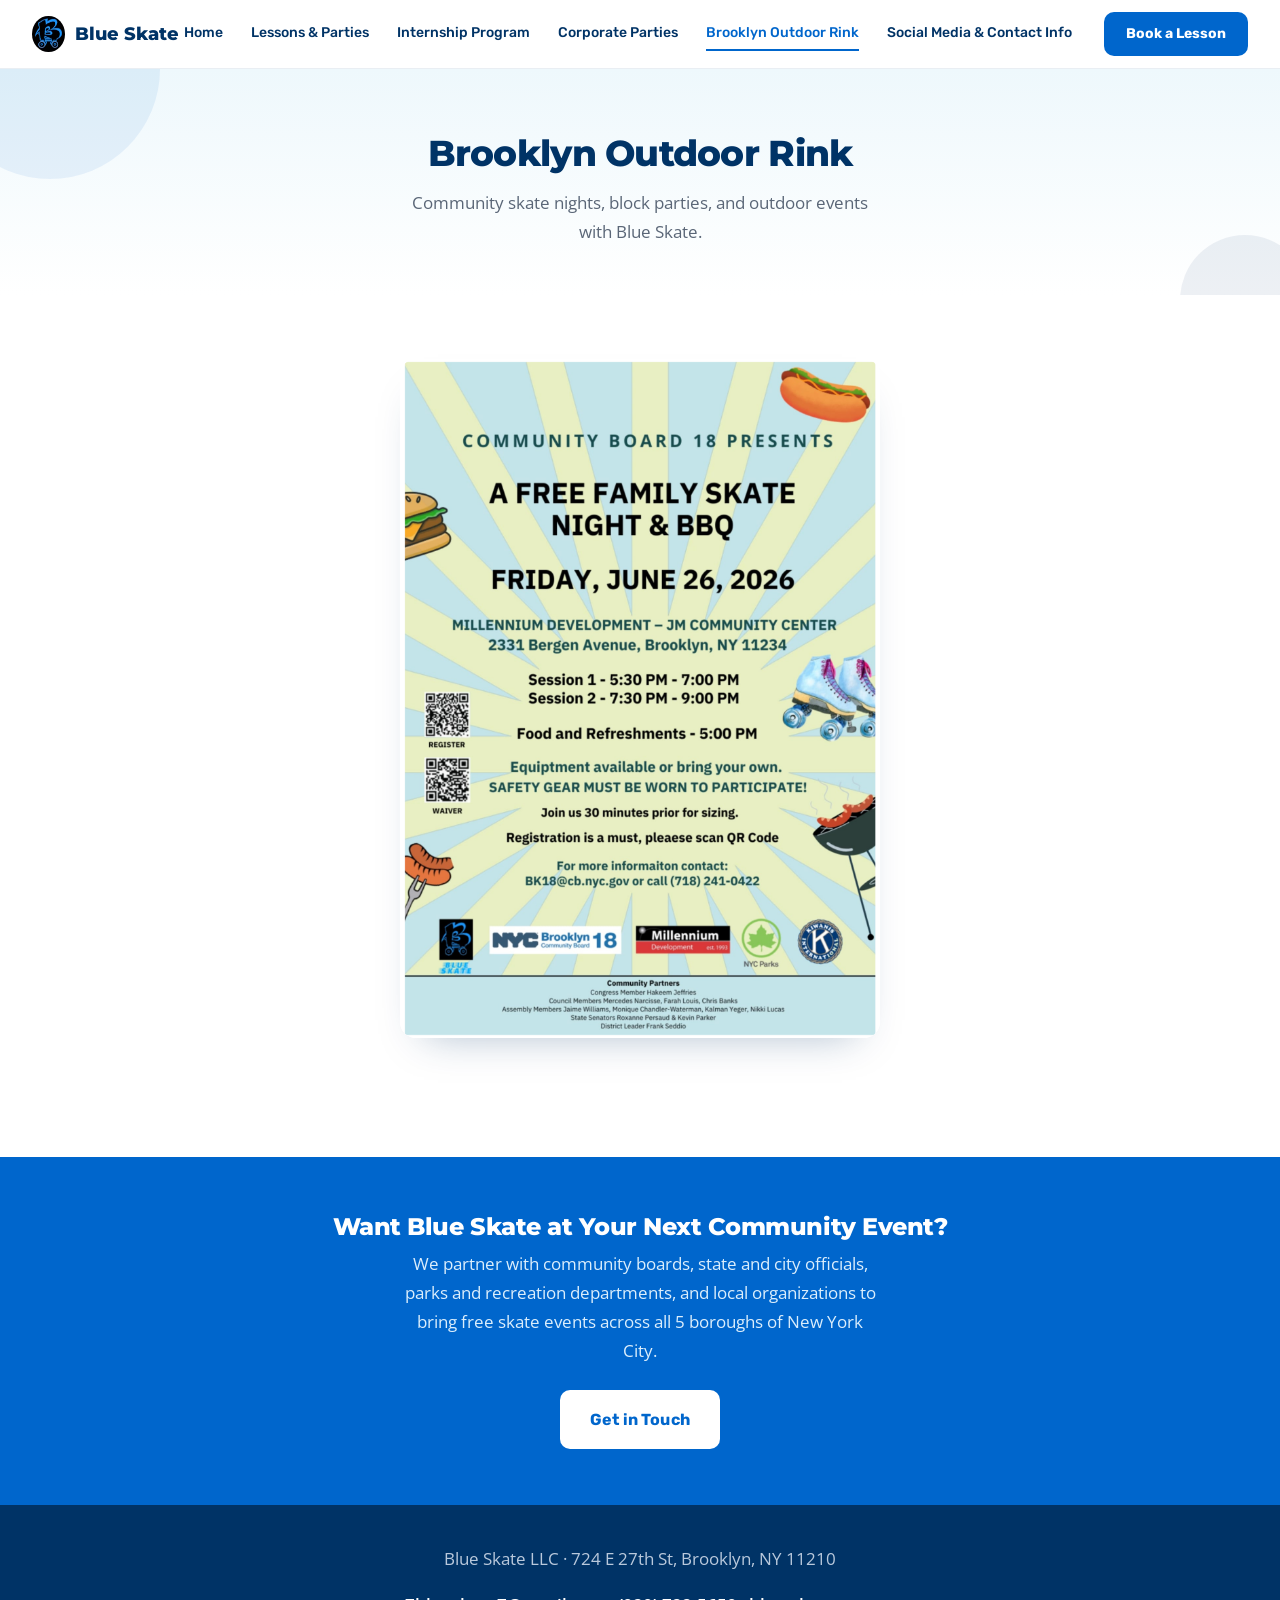
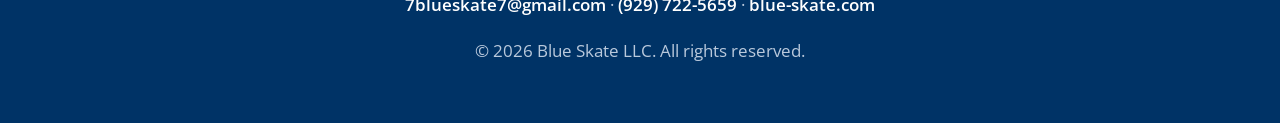
<file: brooklyn-outdoor-rink.html>
<!doctype html>
<html lang="en">
<head>
  <meta charset="utf-8" />
  <meta name="viewport" content="width=device-width, initial-scale=1" />
  <title>Brooklyn Outdoor Rink | Blue Skate</title>
  <meta name="description" content="Free Family Skate Night & BBQ presented by Community Board 18 — Blue Skate's Brooklyn Outdoor Rink community event." />
  <link rel="preconnect" href="https://fonts.googleapis.com" />
  <link rel="preconnect" href="https://fonts.gstatic.com" crossorigin />
  <link href="https://fonts.googleapis.com/css2?family=Montserrat:wght@700;800&family=Open+Sans:wght@400;600&family=Rubik:wght@500&display=swap" rel="stylesheet" />
  <link rel="stylesheet" href="blueskate.css" />
</head>
<body>

<header class="topnav">
  <div class="brand">
    <img src="images/BlueSkateIcon.jpg" alt="Blue Skate logo" class="nav-logo" />
    <span class="brand-name">Blue Skate</span>
  </div>
  <button class="nav-toggle" id="navToggle" aria-label="Toggle navigation" aria-expanded="false">
    <span></span><span></span><span></span>
  </button>
  <ul class="nav-links" id="navLinks">
    <li><a href="index.html">Home</a></li>
    <li><a href="lessons.html">Lessons & Parties</a></li>
    <li><a href="internship-program.html">Internship Program</a></li>
    <li><a href="corporate.html">Corporate Parties</a></li>
    <li><a href="brooklyn-outdoor-rink.html" class="active">Brooklyn Outdoor Rink</a></li>
    <li><a href="contact.html">Social Media & Contact Info</a></li>
    <li class="nav-cta"><a href="contact.html">Book a Lesson</a></li>
  </ul>
</header>

<div class="page-title">
  <h1>Brooklyn Outdoor Rink</h1>
  <p>Community skate nights, block parties, and outdoor events with Blue Skate.</p>
</div>

<main>
  <section class="band" style="background:var(--white); padding-top:0;">
    <div class="band-inner" style="text-align:center;">
      <img src="images/brooklyn-outdoor-rink-flyer.png" alt="A Free Family Skate Night & BBQ — Community Board 18 event flyer, Friday June 26 2026, Millennium Development JM Community Center, 2331 Bergen Avenue Brooklyn NY 11234" class="event-flyer-image reveal" />
    </div>
  </section>
</main>

<section class="band band-accent">
  <div class="band-inner reveal" style="text-align:center;">
    <h2>Want Blue Skate at Your Next Community Event?</h2>
    <p style="color:#dbeefc; max-width:480px; margin:0 auto 24px;">We partner with community boards, state and city officials, parks and recreation departments, and local organizations to bring free skate events across all 5 boroughs of New York City.</p>
    <a class="btn btn-on-color" href="contact.html">Get in Touch</a>
  </div>
</section>

<footer class="site-footer">
  <p>Blue Skate LLC &middot; 724 E 27th St, Brooklyn, NY 11210</p>
  <p><a href="mailto:7blueskate7@gmail.com">7blueskate7@gmail.com</a> &middot; <a href="tel:929-722-5659">(929) 722-5659</a> &middot; <a href="https://blue-skate.com/">blue-skate.com</a></p>
  <p>&copy; 2026 Blue Skate LLC. All rights reserved.</p>
</footer>

<script>
  (function () {
    var toggle = document.getElementById('navToggle');
    var links = document.getElementById('navLinks');
    toggle.addEventListener('click', function () {
      var isOpen = links.classList.toggle('open');
      toggle.setAttribute('aria-expanded', isOpen);
    });
  })();
</script>
<script src="js/reveal.js" defer></script>
</body>
</html>
</file>
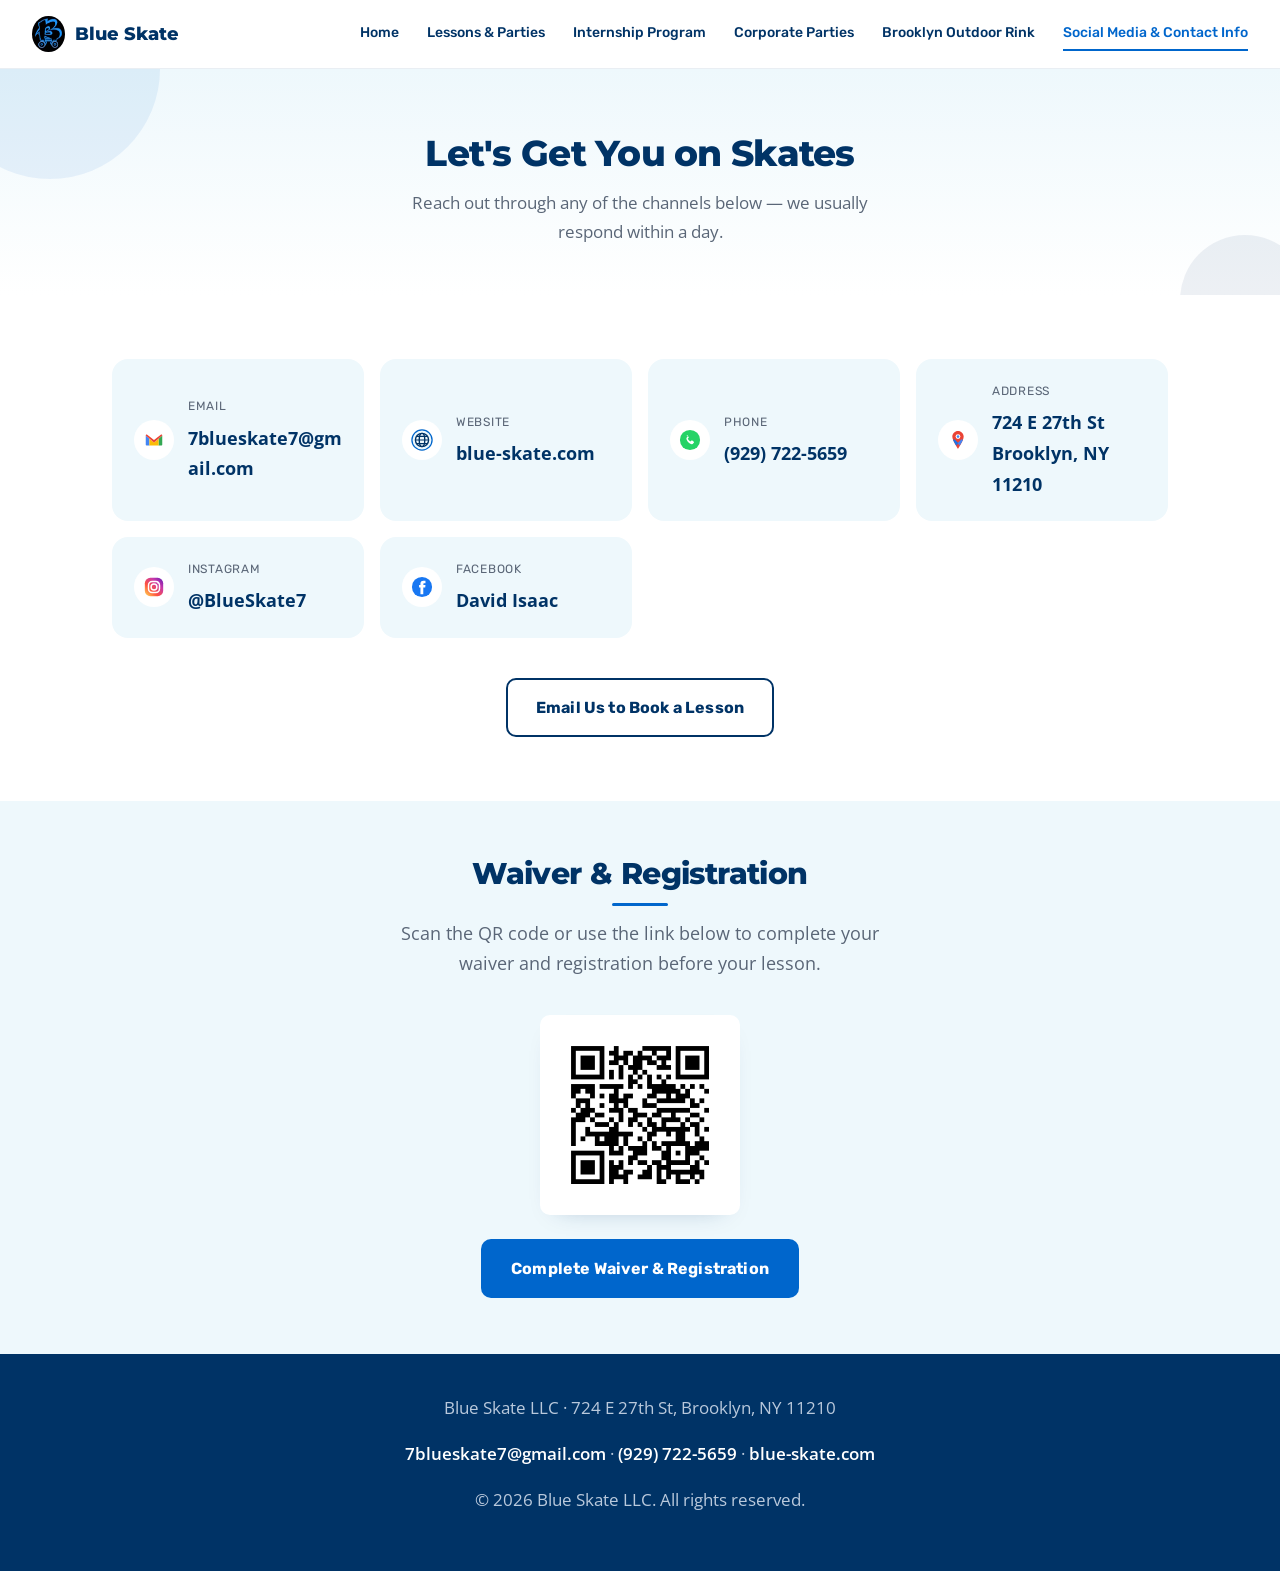
<file: contact.html>
<!doctype html>
<html lang="en">
<head>
  <meta charset="utf-8" />
  <meta name="viewport" content="width=device-width, initial-scale=1" />
  <title>Contact & Social Media | Blue Skate</title>
  <meta name="description" content="Get in touch with Blue Skate LLC — Instagram, Facebook, email, phone, and location." />
  <link rel="preconnect" href="https://fonts.googleapis.com" />
  <link rel="preconnect" href="https://fonts.gstatic.com" crossorigin />
  <link href="https://fonts.googleapis.com/css2?family=Montserrat:wght@700;800&family=Open+Sans:wght@400;600&family=Rubik:wght@500&display=swap" rel="stylesheet" />
  <link rel="stylesheet" href="blueskate.css" />
</head>
<body>

<header class="topnav">
  <div class="brand">
    <img src="images/BlueSkateIcon.jpg" alt="Blue Skate logo" class="nav-logo" />
    <span class="brand-name">Blue Skate</span>
  </div>
  <button class="nav-toggle" id="navToggle" aria-label="Toggle navigation" aria-expanded="false">
    <span></span><span></span><span></span>
  </button>
  <ul class="nav-links" id="navLinks">
    <li><a href="index.html">Home</a></li>
    <li><a href="lessons.html">Lessons & Parties</a></li>
    <li><a href="internship-program.html">Internship Program</a></li>
    <li><a href="corporate.html">Corporate Parties</a></li>
    <li><a href="brooklyn-outdoor-rink.html">Brooklyn Outdoor Rink</a></li>
    <li><a href="contact.html" class="active">Social Media & Contact Info</a></li>
  </ul>
</header>

<div class="page-title">
  <h1>Let's Get You on Skates</h1>
  <p>Reach out through any of the channels below — we usually respond within a day.</p>
</div>

<main>
  <div class="contact-grid">
    <div class="contact-card contact-card-social reveal">
      <span class="contact-icon" aria-hidden="true">
        <svg viewBox="0 0 24 24" xmlns="http://www.w3.org/2000/svg">
          <rect x="2.2" y="5.5" width="19.6" height="13" rx="1.8" fill="#fff" />
          <path d="M3 7L3 17.2C3 17.6 3.3 18 3.8 18H7V10.6L3 7Z" fill="#4285F4" />
          <path d="M21 7L21 17.2C21 17.6 20.7 18 20.2 18H17V10.6L21 7Z" fill="#34A853" />
          <path d="M7 10.6V18H17V10.6L12 14.6L7 10.6Z" fill="#FBBC05" />
          <path d="M3 7C3 6.2 3.9 5.7 4.6 6.2L12 12L19.4 6.2C20.1 5.7 21 6.2 21 7L12 14.6L3 7Z" fill="#EA4335" />
        </svg>
      </span>
      <div>
        <span class="label">Email</span>
        <a class="value" href="mailto:7blueskate7@gmail.com">7blueskate7@gmail.com</a>
      </div>
    </div>
    <div class="contact-card contact-card-social reveal reveal-d2">
      <span class="contact-icon" aria-hidden="true">
        <svg viewBox="0 0 24 24" fill="none" xmlns="http://www.w3.org/2000/svg">
          <circle cx="12" cy="12" r="11" fill="#eef8fc" stroke="#0066CC" stroke-width="1.4" />
          <circle cx="12" cy="12" r="7.2" stroke="#003366" stroke-width="1.5" fill="none" />
          <ellipse cx="12" cy="12" rx="3" ry="7.2" stroke="#003366" stroke-width="1.5" fill="none" />
          <path d="M5 12h14M6.2 8h11.6M6.2 16h11.6" stroke="#003366" stroke-width="1.3" />
        </svg>
      </span>
      <div>
        <span class="label">Website</span>
        <a class="value" href="https://blue-skate.com/">blue-skate.com</a>
      </div>
    </div>
    <div class="contact-card contact-card-social reveal reveal-d3">
      <span class="contact-icon" aria-hidden="true">
        <svg viewBox="0 0 24 24" xmlns="http://www.w3.org/2000/svg">
          <circle cx="12" cy="12" r="11" fill="#25D366" />
          <path d="M8.3 6.8c.3-.2.7-.2.9.1l1.3 1.7c.2.3.2.6 0 .9l-1 1.2c.6 1.3 1.6 2.3 2.9 2.9l1.2-1c.3-.2.6-.2.9 0l1.7 1.3c.3.2.3.6.1.9l-1.1 1.3c-.3.3-.7.5-1.2.4-2.7-.4-5.5-3.2-5.9-5.9-.1-.5.1-.9.4-1.2l1.1-1.1z" fill="#fff" />
        </svg>
      </span>
      <div>
        <span class="label">Phone</span>
        <a class="value" href="tel:929-722-5659">(929) 722-5659</a>
      </div>
    </div>
    <div class="contact-card contact-card-social reveal">
      <span class="contact-icon" aria-hidden="true">
        <svg viewBox="0 0 24 24" xmlns="http://www.w3.org/2000/svg">
          <path d="M12 2.2c-3.4 0-6.2 2.7-6.2 6.1 0 4.6 6.2 13.5 6.2 13.5s6.2-8.9 6.2-13.5c0-3.4-2.8-6.1-6.2-6.1z" fill="#EA4335" />
          <path d="M6.7 12.3c.9 1.9 2.4 4.2 3.6 6 .6-.9 1.3-1.9 1.9-3l-4.4-4.3-1.1 1.3z" fill="#1A73E8" />
          <path d="M17.3 12.3l-1.1-1.3-4.4 4.3c.7 1.1 1.3 2.1 1.9 3 1.2-1.8 2.7-4.1 3.6-6z" fill="#4285F4" />
          <circle cx="12" cy="8.3" r="2.6" fill="#fff" />
          <circle cx="12" cy="8.3" r="1.4" fill="#4285F4" />
        </svg>
      </span>
      <div>
        <span class="label">Address</span>
        <a class="value" href="https://www.google.com/maps/search/?api=1&query=724+E+27th+St%2C+Brooklyn%2C+NY+11210">724 E 27th St<br />Brooklyn, NY 11210</a>
      </div>
    </div>
    <div class="contact-card contact-card-social reveal reveal-d2">
      <span class="contact-icon" aria-hidden="true">
        <svg viewBox="0 0 24 24" fill="none" xmlns="http://www.w3.org/2000/svg">
          <defs>
            <linearGradient id="igGrad" x1="0%" y1="100%" x2="100%" y2="0%">
              <stop offset="0%" stop-color="#FFDD55" />
              <stop offset="35%" stop-color="#FF543E" />
              <stop offset="70%" stop-color="#C837AB" />
              <stop offset="100%" stop-color="#5F1CB3" />
            </linearGradient>
          </defs>
          <rect x="2" y="2" width="20" height="20" rx="6" fill="url(#igGrad)" />
          <rect x="6" y="6" width="12" height="12" rx="4" stroke="#fff" stroke-width="1.6" fill="none" />
          <circle cx="12" cy="12" r="3.2" stroke="#fff" stroke-width="1.6" fill="none" />
          <circle cx="16.6" cy="7.4" r="1" fill="#fff" />
        </svg>
      </span>
      <div>
        <span class="label">Instagram</span>
        <a class="value" href="https://www.instagram.com/blueskate7/">@BlueSkate7</a>
      </div>
    </div>
    <div class="contact-card contact-card-social reveal reveal-d3">
      <span class="contact-icon" aria-hidden="true">
        <svg viewBox="0 0 24 24" xmlns="http://www.w3.org/2000/svg">
          <circle cx="12" cy="12" r="11" fill="#1877F2" />
          <path d="M15.5 12.5h-2.1V20h-3.1v-7.5H8.8v-2.6h1.5V8.3c0-1.5.9-3 3.3-3h2.2v2.5h-1.6c-.3 0-.7.2-.7.9v1.2h2.3l-.3 2.6z" fill="#fff" />
        </svg>
      </span>
      <div>
        <span class="label">Facebook</span>
        <a class="value" href="https://www.facebook.com/profile.php?id=506149079">David Isaac</a>
      </div>
    </div>
  </div>

  <div class="reveal" style="text-align:center; margin-top: 40px;">
    <a class="btn btn-outline" href="mailto:7blueskate7@gmail.com?subject=Booking%20a%20Blue%20Skate%20Lesson">Email Us to Book a Lesson</a>
  </div>
</main>

<section class="band band-sky">
  <div class="band-inner reveal" style="text-align:center; max-width:520px;">
    <h2 class="section-title">Waiver &amp; Registration</h2>
    <p class="section-subtitle">Scan the QR code or use the link below to complete your waiver and registration before your lesson.</p>
    <img src="images/waiver-qr.png" alt="QR code to the Blue Skate waiver and registration form" style="width:200px; height:200px; margin:0 auto 24px; display:block; border-radius:var(--radius-sm); background:#fff; padding:12px; box-shadow:0 10px 24px -18px rgba(0,51,102,0.35);" />
    <a class="btn btn-fill" href="https://form.bookingzone.com/241567798395982" target="_blank" rel="noopener">Complete Waiver &amp; Registration</a>
  </div>
</section>

<footer class="site-footer">
  <p>Blue Skate LLC &middot; 724 E 27th St, Brooklyn, NY 11210</p>
  <p><a href="mailto:7blueskate7@gmail.com">7blueskate7@gmail.com</a> &middot; <a href="tel:929-722-5659">(929) 722-5659</a> &middot; <a href="https://blue-skate.com/">blue-skate.com</a></p>
  <p>&copy; 2026 Blue Skate LLC. All rights reserved.</p>
</footer>

<script>
  (function () {
    var toggle = document.getElementById('navToggle');
    var links = document.getElementById('navLinks');
    toggle.addEventListener('click', function () {
      var isOpen = links.classList.toggle('open');
      toggle.setAttribute('aria-expanded', isOpen);
    });
  })();
</script>
<script src="js/reveal.js" defer></script>
</body>
</html>
</file>
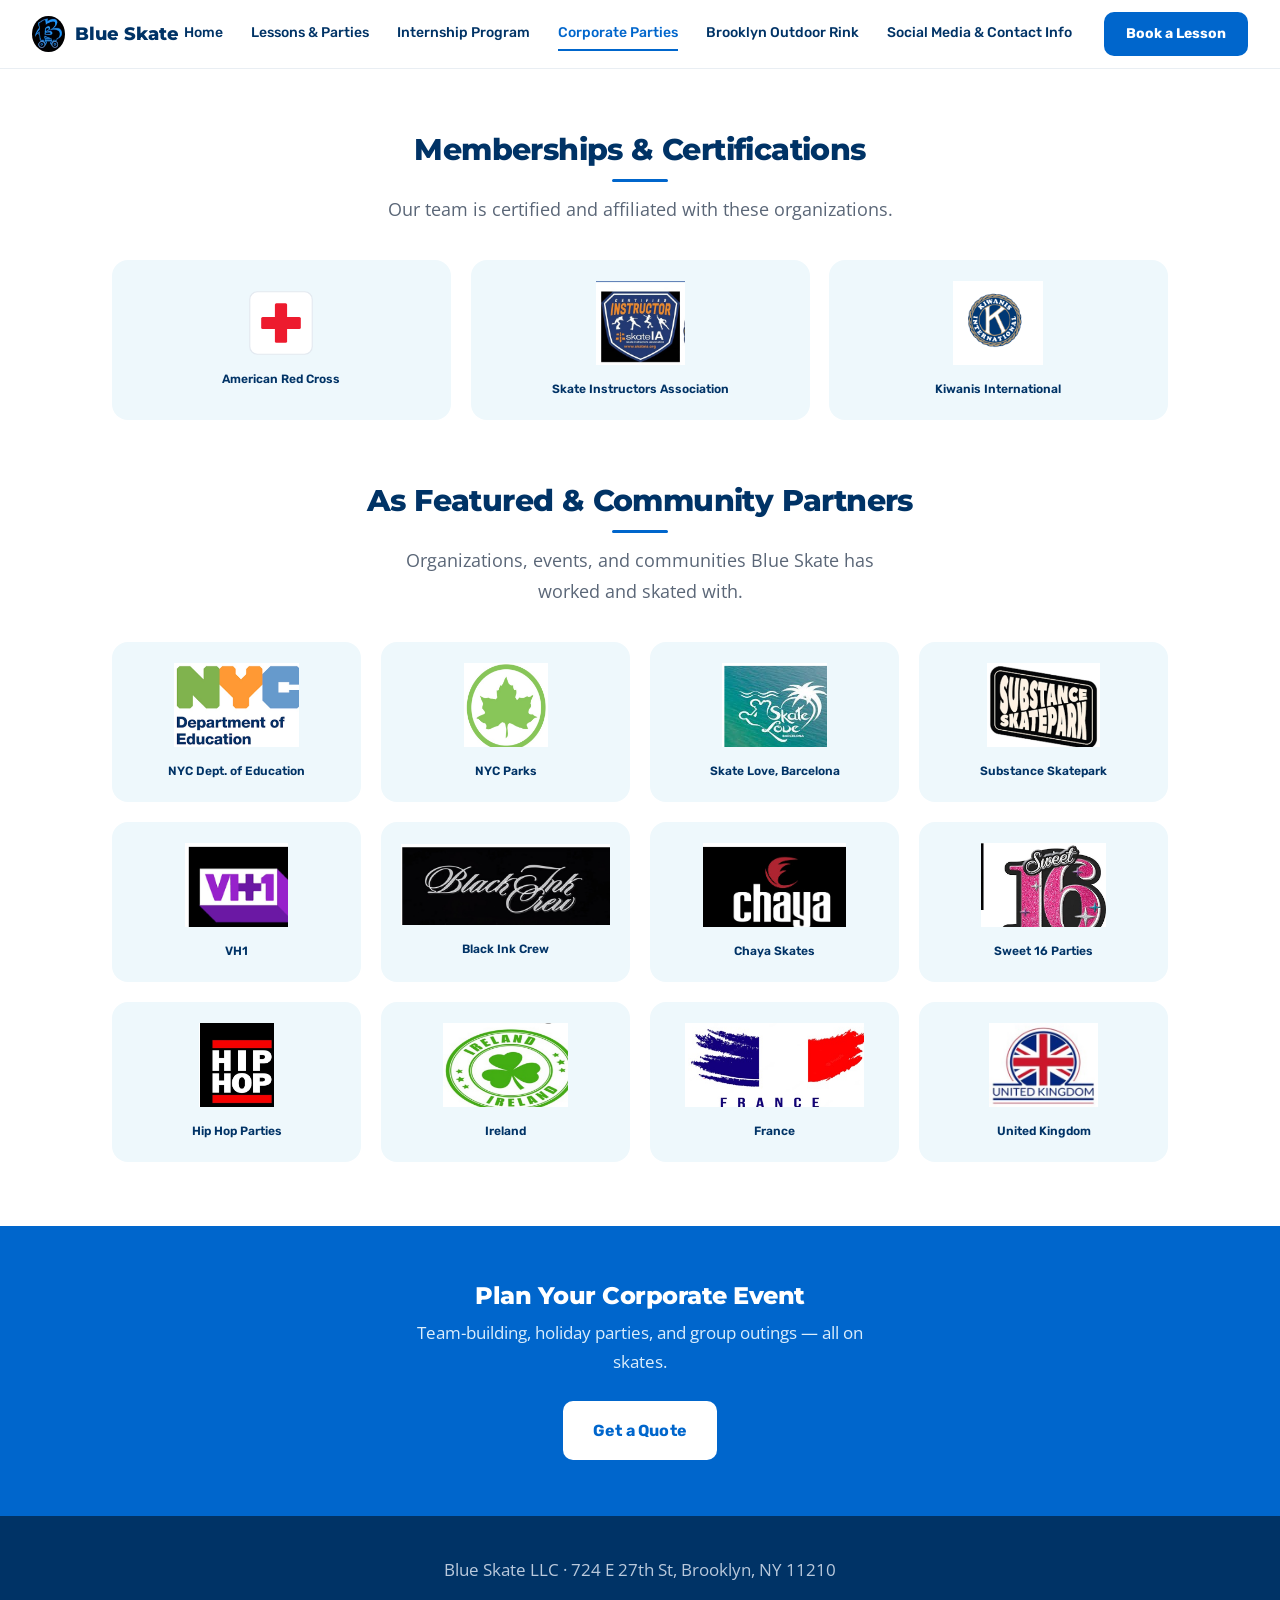
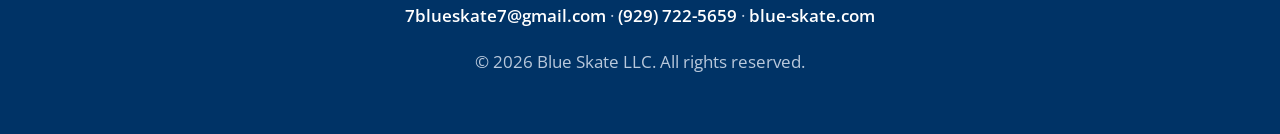
<file: corporate.html>
<!doctype html>
<html lang="en">
<head>
  <meta charset="utf-8" />
  <meta name="viewport" content="width=device-width, initial-scale=1" />
  <title>Corporate Parties | Blue Skate</title>
  <meta name="description" content="Memberships and corporate skate party packages from Blue Skate LLC, serving all 5 boroughs of New York City." />
  <link rel="preconnect" href="https://fonts.googleapis.com" />
  <link rel="preconnect" href="https://fonts.gstatic.com" crossorigin />
  <link href="https://fonts.googleapis.com/css2?family=Montserrat:wght@700;800&family=Open+Sans:wght@400;600&family=Rubik:wght@500&display=swap" rel="stylesheet" />
  <link rel="stylesheet" href="blueskate.css" />
</head>
<body>

<header class="topnav">
  <div class="brand">
    <img src="images/BlueSkateIcon.jpg" alt="Blue Skate logo" class="nav-logo" />
    <span class="brand-name">Blue Skate</span>
  </div>
  <button class="nav-toggle" id="navToggle" aria-label="Toggle navigation" aria-expanded="false">
    <span></span><span></span><span></span>
  </button>
  <ul class="nav-links" id="navLinks">
    <li><a href="index.html">Home</a></li>
    <li><a href="lessons.html">Lessons & Parties</a></li>
    <li><a href="internship-program.html">Internship Program</a></li>
    <li><a href="corporate.html" class="active">Corporate Parties</a></li>
    <li><a href="brooklyn-outdoor-rink.html">Brooklyn Outdoor Rink</a></li>
    <li><a href="contact.html">Social Media & Contact Info</a></li>
    <li class="nav-cta"><a href="contact.html">Book a Lesson</a></li>
  </ul>
</header>


<main>
  <h2 class="section-title reveal">Memberships & Certifications</h2>
  <p class="section-subtitle reveal reveal-d1">Our team is certified and affiliated with these organizations.</p>
  <div class="logo-wall">
    <div class="logo-card reveal">
      <svg class="logo-svg" viewBox="0 0 84 84" xmlns="http://www.w3.org/2000/svg" aria-label="American Red Cross">
        <rect x="1" y="1" width="82" height="82" rx="10" fill="#fff" stroke="#e3e9f0" stroke-width="1.5" />
        <rect x="34" y="16" width="16" height="52" rx="2" fill="#ED1B2E" />
        <rect x="16" y="34" width="52" height="16" rx="2" fill="#ED1B2E" />
      </svg>
      <span class="logo-caption">American Red Cross</span>
    </div>
    <div class="logo-card reveal reveal-d2">
      <img src="images/logos/skateia.png" alt="Skate Instructors Association — Certified Instructor" />
      <span class="logo-caption">Skate Instructors Association</span>
    </div>
    <div class="logo-card reveal reveal-d3">
      <img src="images/kiwanis-logo.png" alt="Kiwanis International" />
      <span class="logo-caption">Kiwanis International</span>
    </div>
  </div>

  <h2 class="section-title reveal" style="margin-top:64px;">As Featured & Community Partners</h2>
  <p class="section-subtitle reveal reveal-d1">Organizations, events, and communities Blue Skate has worked and skated with.</p>
  <div class="logo-wall logo-wall-dense">
    <div class="logo-card reveal">
      <img src="images/logos/nycdoe.png" alt="NYC Department of Education" />
      <span class="logo-caption">NYC Dept. of Education</span>
    </div>
    <div class="logo-card reveal reveal-d2">
      <img src="images/logos/nycparks.png" alt="NYC Parks" />
      <span class="logo-caption">NYC Parks</span>
    </div>
    <div class="logo-card reveal reveal-d3">
      <img src="images/logos/skatelove.png" alt="Skate Love Festival, Barcelona" />
      <span class="logo-caption">Skate Love, Barcelona</span>
    </div>
    <div class="logo-card reveal reveal-d4">
      <img src="images/logos/substanceskatepark.png" alt="Substance Skatepark" />
      <span class="logo-caption">Substance Skatepark</span>
    </div>
    <div class="logo-card reveal">
      <img src="images/logos/vh1.png" alt="VH1" />
      <span class="logo-caption">VH1</span>
    </div>
    <div class="logo-card reveal reveal-d2">
      <img src="images/logos/blackinkcrew.png" alt="Black Ink Crew" />
      <span class="logo-caption">Black Ink Crew</span>
    </div>
    <div class="logo-card reveal reveal-d3">
      <img src="images/logos/chaya.png" alt="Chaya Skates" />
      <span class="logo-caption">Chaya Skates</span>
    </div>
    <div class="logo-card reveal reveal-d4">
      <img src="images/logos/sweet16.png" alt="Sweet 16 party theme" />
      <span class="logo-caption">Sweet 16 Parties</span>
    </div>
    <div class="logo-card reveal">
      <img src="images/logos/hiphop.png" alt="Hip Hop party theme" />
      <span class="logo-caption">Hip Hop Parties</span>
    </div>
    <div class="logo-card reveal reveal-d2">
      <img src="images/logos/ireland.png" alt="Ireland" />
      <span class="logo-caption">Ireland</span>
    </div>
    <div class="logo-card reveal reveal-d3">
      <img src="images/logos/france.png" alt="France" />
      <span class="logo-caption">France</span>
    </div>
    <div class="logo-card reveal reveal-d4">
      <img src="images/logos/unitedkingdom.png" alt="United Kingdom" />
      <span class="logo-caption">United Kingdom</span>
    </div>
  </div>
</main>

<section class="band band-accent">
  <div class="band-inner reveal" style="text-align:center;">
    <h2>Plan Your Corporate Event</h2>
    <p style="color:#dbeefc; max-width:480px; margin:0 auto 24px;">Team-building, holiday parties, and group outings — all on skates.</p>
    <a class="btn btn-on-color" href="contact.html">Get a Quote</a>
  </div>
</section>

<footer class="site-footer">
  <p>Blue Skate LLC &middot; 724 E 27th St, Brooklyn, NY 11210</p>
  <p><a href="mailto:7blueskate7@gmail.com">7blueskate7@gmail.com</a> &middot; <a href="tel:929-722-5659">(929) 722-5659</a> &middot; <a href="https://blue-skate.com/">blue-skate.com</a></p>
  <p>&copy; 2026 Blue Skate LLC. All rights reserved.</p>
</footer>

<script>
  (function () {
    var toggle = document.getElementById('navToggle');
    var links = document.getElementById('navLinks');
    toggle.addEventListener('click', function () {
      var isOpen = links.classList.toggle('open');
      toggle.setAttribute('aria-expanded', isOpen);
    });
  })();
</script>
<script src="js/reveal.js" defer></script>
</body>
</html>
</file>
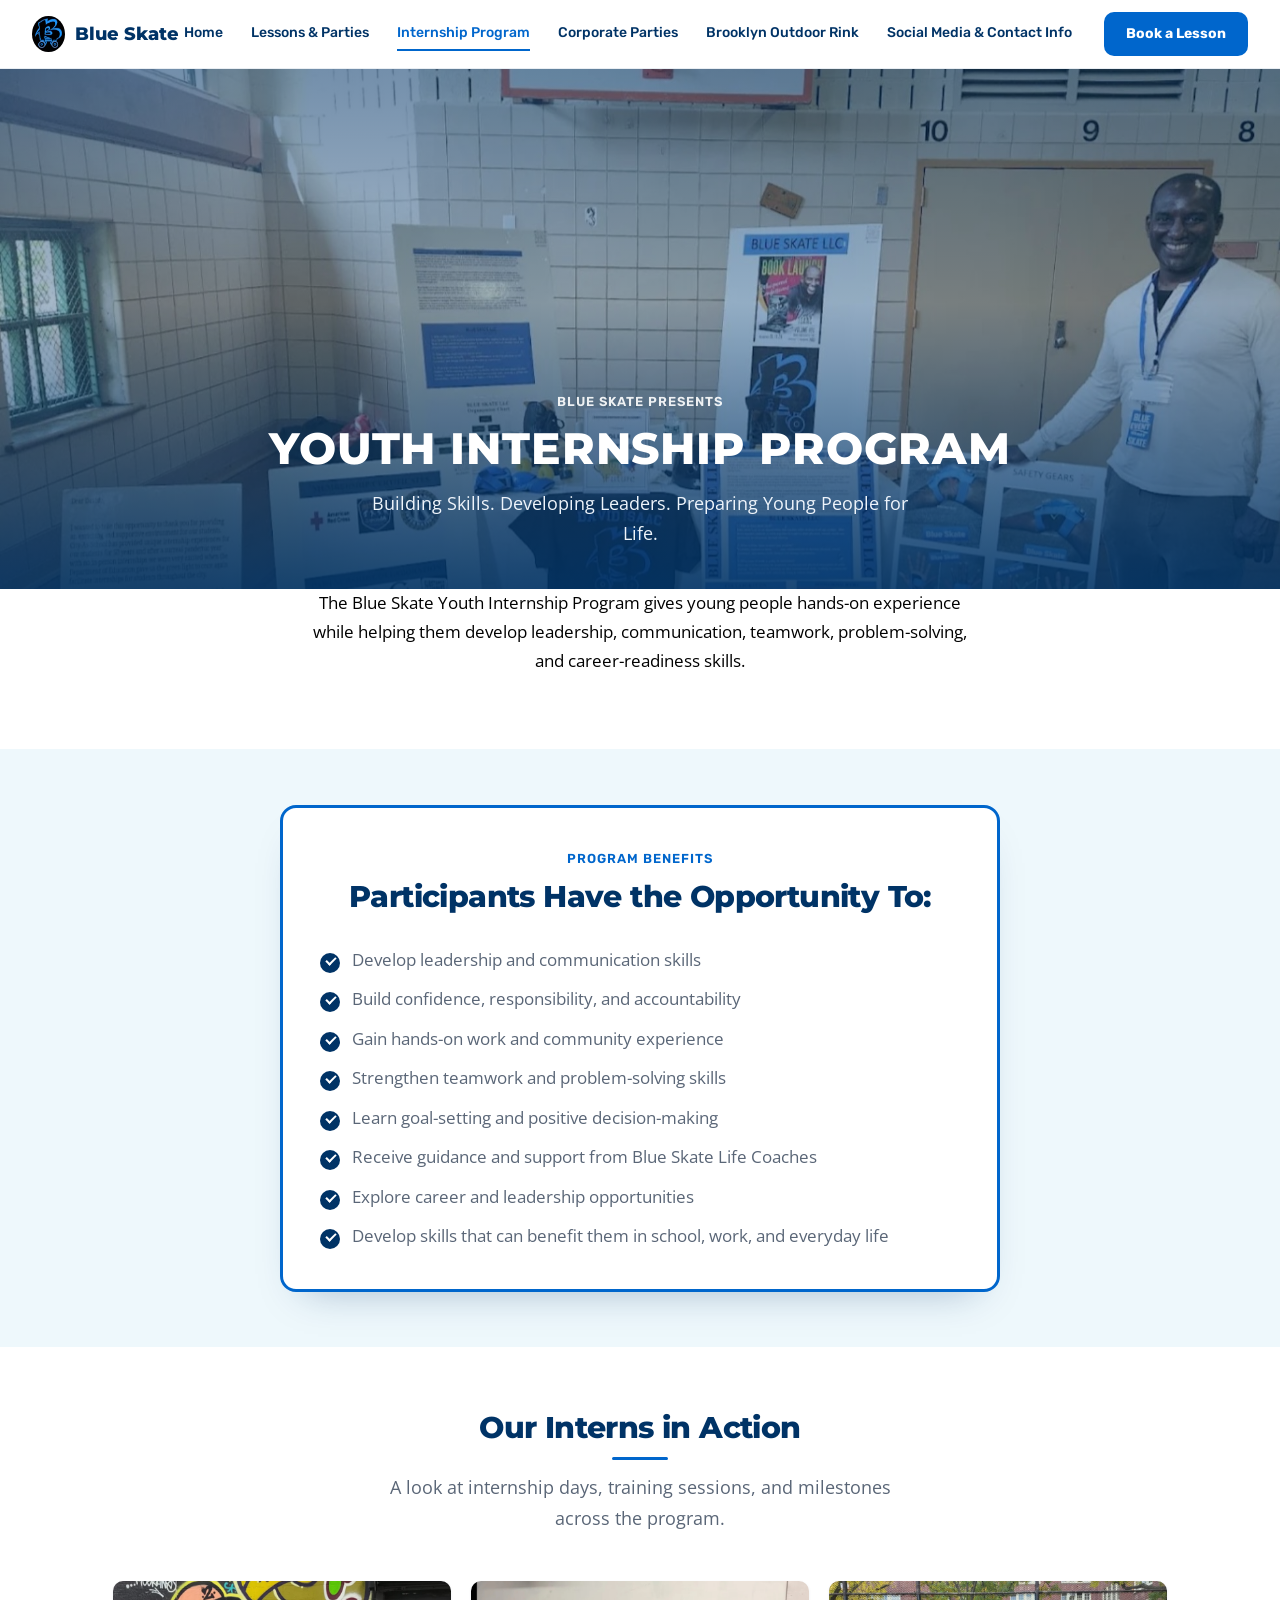
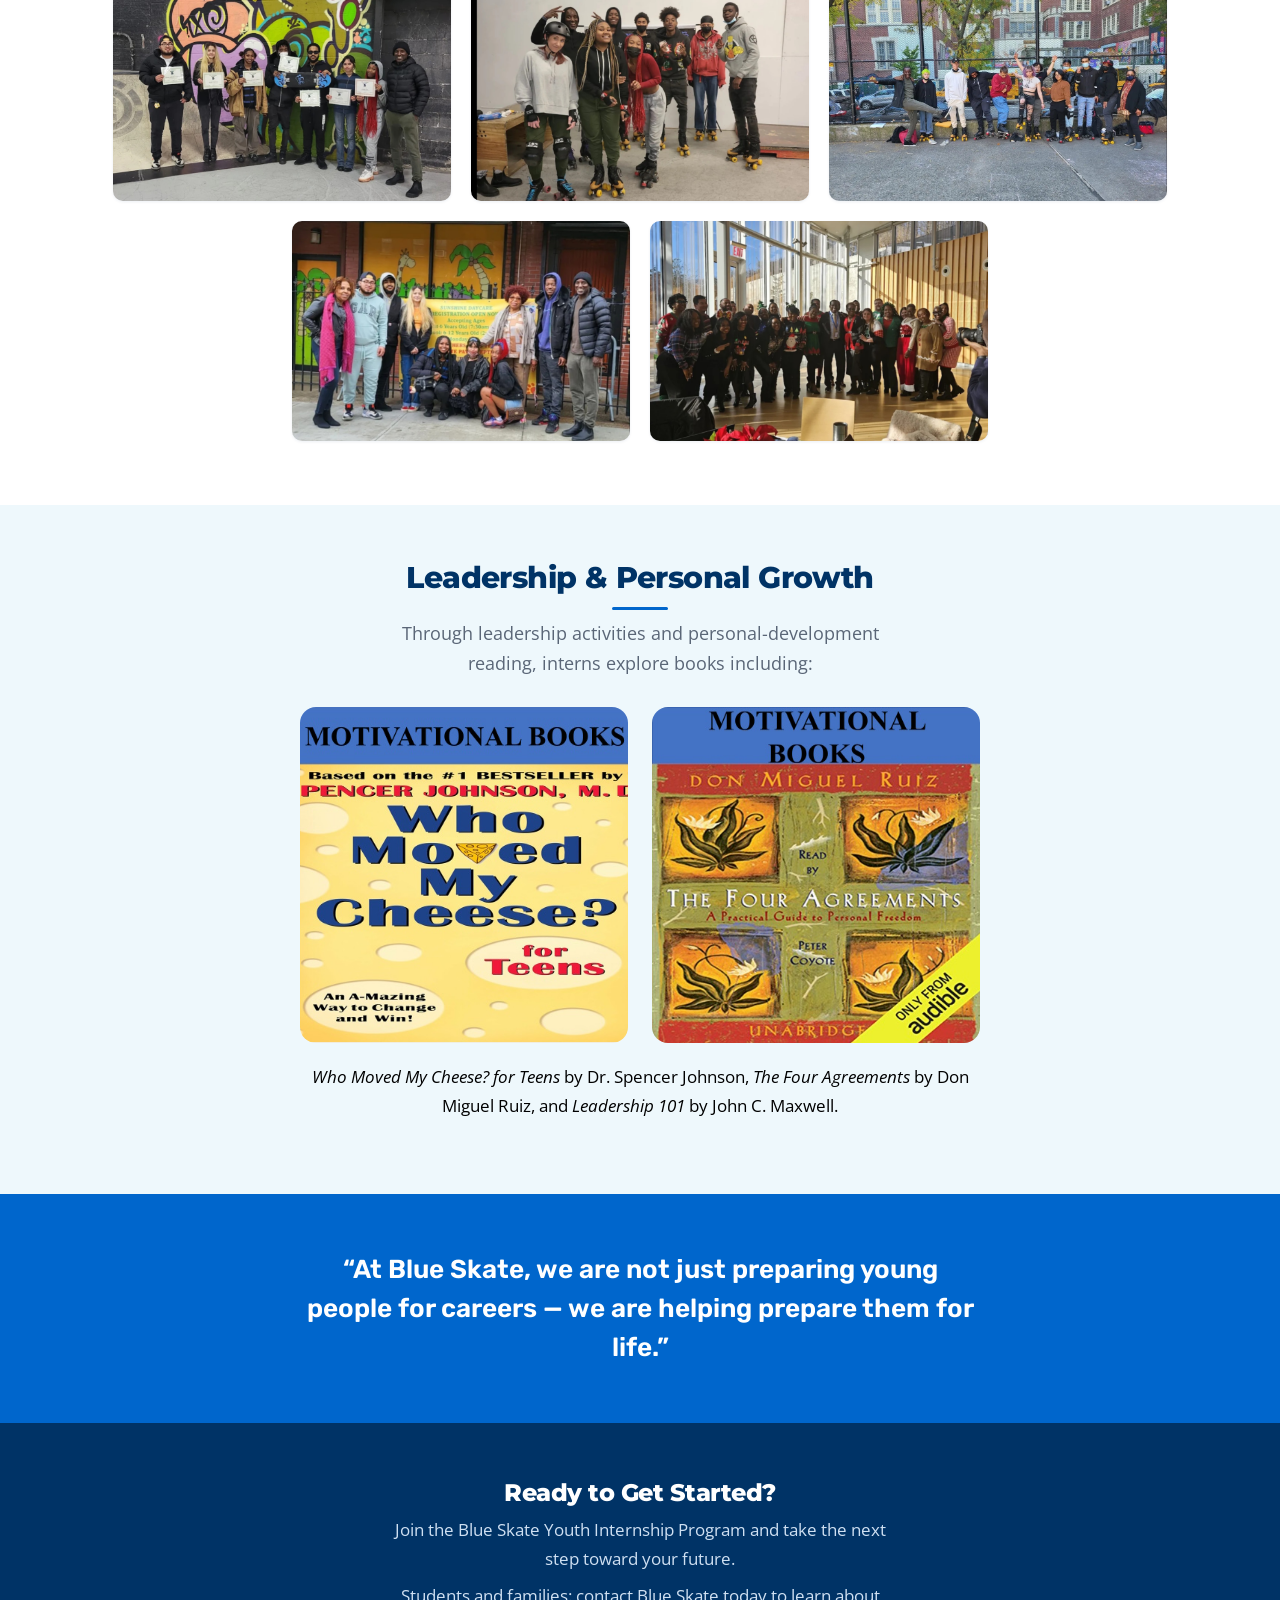
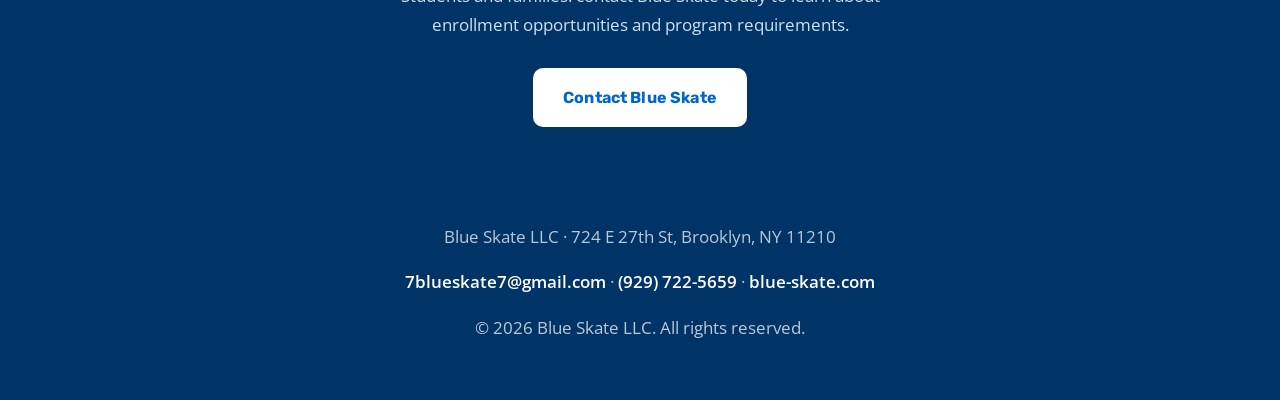
<file: internship-program.html>
<!doctype html>
<html lang="en">
<head>
  <meta charset="utf-8" />
  <meta name="viewport" content="width=device-width, initial-scale=1" />
  <title>Youth Internship Program | Blue Skate</title>
  <meta name="description" content="The Blue Skate Youth Internship Program builds leadership, communication, and career-readiness skills for young people across all 5 boroughs of New York City." />
  <link rel="preconnect" href="https://fonts.googleapis.com" />
  <link rel="preconnect" href="https://fonts.gstatic.com" crossorigin />
  <link href="https://fonts.googleapis.com/css2?family=Montserrat:wght@700;800&family=Open+Sans:wght@400;600&family=Rubik:wght@500&display=swap" rel="stylesheet" />
  <link rel="stylesheet" href="blueskate.css" />
</head>
<body>

<header class="topnav">
  <div class="brand">
    <img src="images/BlueSkateIcon.jpg" alt="Blue Skate logo" class="nav-logo" />
    <span class="brand-name">Blue Skate</span>
  </div>
  <button class="nav-toggle" id="navToggle" aria-label="Toggle navigation" aria-expanded="false">
    <span></span><span></span><span></span>
  </button>
  <ul class="nav-links" id="navLinks">
    <li><a href="index.html">Home</a></li>
    <li><a href="lessons.html">Lessons & Parties</a></li>
    <li><a href="internship-program.html" class="active">Internship Program</a></li>
    <li><a href="corporate.html">Corporate Parties</a></li>
    <li><a href="brooklyn-outdoor-rink.html">Brooklyn Outdoor Rink</a></li>
    <li><a href="contact.html">Social Media & Contact Info</a></li>
    <li class="nav-cta"><a href="contact.html">Book a Lesson</a></li>
  </ul>
</header>

<section class="internship-cover reveal">
  <img src="images/internship-presentation-board.jpg" alt="David Isaac presenting the Blue Skate LLC internship program boards at a school gymnasium" class="internship-cover-img" />
  <div class="internship-cover-overlay"></div>
  <div class="internship-cover-content">
    <span class="event-eyebrow" style="color:var(--white); opacity:0.9;">Blue Skate Presents</span>
    <h1 class="internship-hero-title">Youth Internship Program</h1>
    <p class="internship-hero-tag">Building Skills. Developing Leaders. Preparing Young People for Life.</p>
  </div>
</section>

<section class="band" style="background:var(--white); padding-top:0;">
  <div class="band-inner reveal" style="max-width:680px; text-align:center;">
    <p>The Blue Skate Youth Internship Program gives young people hands-on experience while helping them develop leadership, communication, teamwork, problem-solving, and career-readiness skills.</p>
  </div>
</section>

<section class="band band-sky">
  <div class="band-inner reveal" style="max-width:720px;">
    <div class="internship-flyer-card">
      <span class="event-eyebrow" style="text-align:center; display:block;">Program Benefits</span>
      <h2 class="event-title" style="text-align:center;">Participants Have the Opportunity To:</h2>
      <ul class="benefits-list">
        <li>Develop leadership and communication skills</li>
        <li>Build confidence, responsibility, and accountability</li>
        <li>Gain hands-on work and community experience</li>
        <li>Strengthen teamwork and problem-solving skills</li>
        <li>Learn goal-setting and positive decision-making</li>
        <li>Receive guidance and support from Blue Skate Life Coaches</li>
        <li>Explore career and leadership opportunities</li>
        <li>Develop skills that can benefit them in school, work, and everyday life</li>
      </ul>
    </div>
  </div>
</section>

<main>
  <h2 class="section-title reveal">Our Interns in Action</h2>
  <p class="section-subtitle reveal reveal-d1">A look at internship days, training sessions, and milestones across the program.</p>
  <div class="gallery-grid reveal reveal-d2">
    <img src="images/internship-certificates.jpg" alt="Blue Skate interns holding their City-As-School completion certificates at a skate park" />
    <img src="images/internship-skate-training.jpg" alt="Blue Skate interns and staff in roller skates during a training session" />
    <img src="images/internship-park-skate.jpg" alt="Blue Skate interns roller skating together outdoors" />
    <img src="images/internship-after-school.jpg" alt="Blue Skate team outside an After School Program location" />
    <img src="images/internship-holiday-team.jpg" alt="Blue Skate team and partners at a holiday community event" />
  </div>
</main>

<section class="band band-sky">
  <div class="band-inner reveal" style="max-width:680px;">
    <h2 class="section-title" style="margin-bottom:8px;">Leadership & Personal Growth</h2>
    <p class="section-subtitle" style="margin-bottom:28px;">Through leadership activities and personal-development reading, interns explore books including:</p>
    <div class="photo-pair" style="margin-top:0;">
      <img src="images/whomovedmycheese.jpg" alt="Who Moved My Cheese? for Teens by Dr. Spencer Johnson" />
      <img src="images/blankcertificate.jpg" alt="The Four Agreements by Don Miguel Ruiz" />
    </div>
    <p style="text-align:center; margin-top:20px;"><em>Who Moved My Cheese? for Teens</em> by Dr. Spencer Johnson, <em>The Four Agreements</em> by Don Miguel Ruiz, and <em>Leadership 101</em> by John C. Maxwell.</p>
  </div>
</section>

<section class="band band-accent">
  <div class="band-inner reveal" style="text-align:center; max-width:680px;">
    <p class="internship-quote">&ldquo;At Blue Skate, we are not just preparing young people for careers &mdash; we are helping prepare them for life.&rdquo;</p>
  </div>
</section>

<section class="band band-navy">
  <div class="band-inner reveal" style="text-align:center;">
    <h2>Ready to Get Started?</h2>
    <p style="color:#cfe0f2; max-width:520px; margin:0 auto 8px;">Join the Blue Skate Youth Internship Program and take the next step toward your future.</p>
    <p style="color:#cfe0f2; max-width:520px; margin:0 auto 28px;">Students and families: contact Blue Skate today to learn about enrollment opportunities and program requirements.</p>
    <a class="btn btn-on-color" href="contact.html">Contact Blue Skate</a>
  </div>
</section>

<footer class="site-footer">
  <p>Blue Skate LLC &middot; 724 E 27th St, Brooklyn, NY 11210</p>
  <p><a href="mailto:7blueskate7@gmail.com">7blueskate7@gmail.com</a> &middot; <a href="tel:929-722-5659">(929) 722-5659</a> &middot; <a href="https://blue-skate.com/">blue-skate.com</a></p>
  <p>&copy; 2026 Blue Skate LLC. All rights reserved.</p>
</footer>

<script>
  (function () {
    var toggle = document.getElementById('navToggle');
    var links = document.getElementById('navLinks');
    toggle.addEventListener('click', function () {
      var isOpen = links.classList.toggle('open');
      toggle.setAttribute('aria-expanded', isOpen);
    });
  })();
</script>
<script src="js/reveal.js" defer></script>
</body>
</html>
</file>
<file: blueskate.css>
/* ==========================================================================
   Blue Skate LLC — stylesheet v5
   Minimal · colorful · aesthetic. Flat solid color bands, generous
   whitespace, confident typography — no blobs, no gradients, no rotation.
   Brand palette: Primary #003366 / Accent #0066CC / Sky #00B8E6
   Display: Montserrat · Body: Open Sans · Accent/CTA: Rubik
   ========================================================================== */

:root {
  --primary: #003366;
  --accent: #0066CC;
  --sky: #00B8E6;
  --black: #000000;
  --white: #ffffff;
  --ink-soft: #5a6677;
  --sky-tint: #eef8fc;
  --border: #e9eef3;
  --radius: 16px;
  --radius-sm: 10px;
  --max-width: 1120px;

  --font-display: "Montserrat", "Segoe UI", Arial, sans-serif;
  --font-body: "Open Sans", "Segoe UI", Arial, sans-serif;
  --font-accent: "Rubik", "Segoe UI", Arial, sans-serif;
}

* {
  box-sizing: border-box;
}

html {
  scroll-behavior: smooth;
}

body {
  margin: 0;
  font-family: var(--font-body);
  color: var(--black);
  background: var(--white);
  line-height: 1.7;
}

img {
  max-width: 100%;
  display: block;
}

a {
  color: var(--accent);
  text-decoration: none;
}

a:hover {
  text-decoration: underline;
}

h1, h2, h3 {
  font-family: var(--font-display);
  font-weight: 800;
  line-height: 1.15;
  margin: 0 0 0.4em;
  letter-spacing: -0.02em;
  color: var(--primary);
}

p {
  margin: 0 0 1em;
  font-size: 17px;
}

.accent-text {
  color: var(--accent);
}

/* ---------- Top navigation ---------- */

.topnav {
  position: sticky;
  top: 0;
  z-index: 100;
  background: var(--white);
  border-bottom: 1px solid var(--border);
  display: flex;
  align-items: center;
  justify-content: space-between;
  padding: 0 32px;
}

.topnav .brand {
  display: flex;
  align-items: center;
  gap: 10px;
  padding: 16px 0;
}

.topnav .nav-logo {
  height: 36px;
  width: auto;
  border-radius: 50%;
}

.topnav .brand-name {
  font-family: var(--font-display);
  color: var(--primary);
  font-weight: 800;
  font-size: 18px;
}

.nav-links {
  list-style: none;
  margin: 0;
  padding: 0;
  display: flex;
  align-items: center;
  gap: 28px;
}

.nav-links li {
  float: none;
}

.nav-links a {
  font-family: var(--font-accent);
  display: inline-block;
  color: var(--primary);
  text-decoration: none;
  font-size: 14px;
  font-weight: 500;
  padding: 4px 0;
  border-bottom: 2px solid transparent;
  transition: border-color 0.15s ease, color 0.15s ease;
}

.nav-links a:hover {
  border-bottom-color: var(--sky);
}

.nav-links a.active {
  color: var(--accent);
  border-bottom-color: var(--accent);
}

.nav-links .nav-cta {
  margin-left: 4px;
}

.nav-links .nav-cta a {
  background: var(--accent);
  color: var(--white);
  font-weight: 700;
  padding: 10px 22px;
  border-radius: var(--radius-sm);
  border-bottom: none;
}

.nav-links .nav-cta a:hover {
  background: var(--primary);
}

/* mobile toggle button */
.nav-toggle {
  display: none;
  flex-direction: column;
  justify-content: center;
  gap: 5px;
  width: 36px;
  height: 36px;
  background: none;
  border: none;
  cursor: pointer;
  padding: 0;
}

.nav-toggle span {
  display: block;
  height: 2px;
  width: 100%;
  background: var(--primary);
  border-radius: 2px;
}

@media (max-width: 860px) {
  .nav-toggle {
    display: flex;
  }

  .nav-links {
    position: absolute;
    top: 100%;
    left: 0;
    right: 0;
    flex-direction: column;
    align-items: stretch;
    gap: 0;
    background: var(--white);
    border-bottom: 1px solid var(--border);
    max-height: 0;
    overflow: hidden;
    transition: max-height 0.25s ease;
  }

  .nav-links.open {
    max-height: 480px;
  }

  .nav-links a {
    padding: 16px 32px;
    border-bottom: 1px solid var(--border);
  }

  .nav-links .nav-cta {
    margin: 16px 32px;
  }

  .nav-links .nav-cta a {
    display: block;
    text-align: center;
  }
}

/* ---------- Buttons ---------- */

.btn {
  font-family: var(--font-accent);
  display: inline-block;
  padding: 14px 28px;
  border-radius: var(--radius-sm);
  font-weight: 700;
  letter-spacing: 0.01em;
  text-decoration: none;
  border: 2px solid transparent;
  transition: background-color 0.15s ease, color 0.15s ease, border-color 0.15s ease,
    transform 0.15s ease, box-shadow 0.15s ease;
}

.btn:hover {
  transform: translateY(-2px);
}

.btn-fill {
  background: var(--accent);
  color: var(--white);
}

.btn-fill:hover {
  background: var(--primary);
  color: var(--white);
  text-decoration: none;
  box-shadow: 0 10px 20px -8px rgba(0, 51, 102, 0.5);
}

.btn-outline {
  background: transparent;
  border: 2px solid var(--primary);
  color: var(--primary);
}

.btn-outline:hover {
  background: var(--primary);
  color: var(--white);
  text-decoration: none;
  box-shadow: 0 10px 20px -8px rgba(0, 51, 102, 0.35);
}

.btn-on-color {
  background: var(--white);
  color: var(--accent);
}

.btn-on-color:hover {
  background: var(--sky-tint);
  text-decoration: none;
  box-shadow: 0 10px 20px -8px rgba(0, 0, 0, 0.25);
}

/* ---------- Hero ---------- */

.hero {
  max-width: var(--max-width);
  margin: 0 auto;
  display: grid;
  grid-template-columns: 1fr 1fr;
  gap: 48px;
  align-items: center;
  padding: 64px 32px;
}

.hero-tag {
  display: inline-block;
  font-family: var(--font-accent);
  font-size: 13px;
  font-weight: 600;
  text-transform: uppercase;
  letter-spacing: 0.08em;
  color: var(--accent);
  margin-bottom: 14px;
}

.hero h1 {
  font-size: 44px;
}

.hero-subtitle {
  font-family: var(--font-accent);
  font-size: 18px;
  font-weight: 500;
  color: var(--accent);
  margin: 10px 0 18px;
}

.hero .lede {
  font-size: 17px;
  color: var(--ink-soft);
  max-width: 440px;
}

.hero-actions {
  display: flex;
  gap: 14px;
  flex-wrap: wrap;
  margin-top: 28px;
}

.hero-art {
  position: relative;
  display: flex;
  align-items: center;
  justify-content: center;
  padding: 24px 0;
  overflow: visible;
}

.hero-art .dot {
  position: absolute;
  border-radius: 50%;
  z-index: 0;
}

.hero-art .dot-1 {
  width: 340px;
  height: 340px;
  background: radial-gradient(circle, var(--sky-tint) 0%, rgba(238, 248, 252, 0.6) 55%, rgba(238, 248, 252, 0) 78%);
  top: 50%;
  left: 50%;
  transform: translate(-50%, -50%);
}

.hero-art .dot-2 {
  width: 90px;
  height: 22px;
  border-radius: 50%;
  background: radial-gradient(ellipse, rgba(0, 51, 102, 0.22) 0%, rgba(0, 51, 102, 0) 75%);
  bottom: 18px;
  left: 50%;
  transform: translateX(-50%);
}

.hero-art img {
  position: relative;
  z-index: 1;
  border-radius: var(--radius);
  width: 100%;
}

.mascot-hero {
  position: relative;
  z-index: 1;
  display: block;
  width: 100%;
  max-width: 300px;
  aspect-ratio: 4 / 5;
  height: auto;
  margin: 0 auto;
  border-radius: 0;
  background: transparent;
  cursor: pointer;
  filter: drop-shadow(0 14px 22px rgba(0, 51, 102, 0.3));
}

.mascot-source {
  position: absolute;
  width: 1px;
  height: 1px;
  opacity: 0;
  pointer-events: none;
}

.mascot-sound-hint {
  position: absolute;
  z-index: 2;
  bottom: 8px;
  left: 50%;
  transform: translateX(-50%);
  font-family: var(--font-accent);
  font-size: 12px;
  font-weight: 600;
  color: var(--primary);
  background: var(--white);
  padding: 5px 12px;
  border-radius: 999px;
  box-shadow: 0 6px 14px -8px rgba(0, 51, 102, 0.4);
  pointer-events: none;
  white-space: nowrap;
}

.hero-mascot {
  position: absolute;
  z-index: 2;
  width: 150px !important;
  height: auto;
  bottom: -20px;
  right: -20px;
  border-radius: 0 !important;
  filter: drop-shadow(0 10px 18px rgba(0, 51, 102, 0.3));
}

@media (max-width: 860px) {
  .hero {
    grid-template-columns: 1fr;
    padding-top: 40px;
  }

  .hero-art {
    order: -1;
  }

  .hero h1 {
    font-size: 32px;
  }

  .hero-mascot {
    width: 100px !important;
    bottom: -10px;
    right: -6px;
  }
}

/* ---------- Color bands ---------- */

.band {
  padding: 56px 32px;
}

.band-sky {
  background: var(--sky-tint);
}

.band-navy {
  background: var(--primary);
  color: var(--white);
}

.band-navy h2 {
  color: var(--white);
}

.band-accent {
  background: var(--accent);
  color: var(--white);
}

.band-accent h2 {
  color: var(--white);
}

.band-inner {
  max-width: var(--max-width);
  margin: 0 auto;
}

/* ---------- Stats ---------- */

.stats-row {
  display: grid;
  grid-template-columns: repeat(3, 1fr);
  gap: 24px;
  text-align: center;
}

.stat {
  display: flex;
  flex-direction: column;
  align-items: center;
}

.stat-num {
  font-family: var(--font-display);
  font-size: 34px;
  font-weight: 800;
  color: var(--primary);
}

.stat-label {
  font-family: var(--font-accent);
  font-size: 13px;
  color: var(--ink-soft);
  font-weight: 500;
  margin-top: 4px;
}

@media (max-width: 700px) {
  .stats-row {
    grid-template-columns: 1fr;
    gap: 32px;
  }
}

/* ---------- Layout helpers ---------- */

main {
  max-width: var(--max-width);
  margin: 0 auto;
  padding: 64px 32px;
}

.section-title {
  font-size: 30px;
  text-align: center;
  position: relative;
  padding-bottom: 14px;
}

.section-title::after {
  content: "";
  position: absolute;
  bottom: 0;
  left: 50%;
  transform: translateX(-50%) scaleX(0);
  transform-origin: center;
  width: 56px;
  height: 3px;
  border-radius: 2px;
  background: var(--accent);
  animation: underlineGrow 0.6s ease 0.2s forwards;
}

@keyframes underlineGrow {
  to {
    transform: translateX(-50%) scaleX(1);
  }
}

.section-subtitle {
  color: var(--ink-soft);
  text-align: center;
  max-width: 520px;
  margin: 0 auto 36px;
  font-size: 18px;
}

.content-block {
  max-width: 680px;
  margin: 0 auto;
}

.chip-row {
  display: flex;
  flex-wrap: wrap;
  gap: 10px;
  justify-content: center;
  margin: 28px 0 0;
}

.chip {
  font-family: var(--font-accent);
  font-size: 13px;
  font-weight: 600;
  color: var(--primary);
  background: var(--sky-tint);
  padding: 8px 16px;
  border-radius: var(--radius-sm);
}

/* ---------- Photo pair ---------- */

.photo-pair {
  display: grid;
  grid-template-columns: 1fr 1fr;
  gap: 24px;
  max-width: 720px;
  margin: 48px auto 0;
}

.photo-pair img {
  border-radius: var(--radius);
  width: 100%;
  height: 100%;
  object-fit: cover;
}

/* ---------- Internship program page ---------- */

.internship-cover {
  position: relative;
  width: 100%;
  height: 520px;
  overflow: hidden;
  display: flex;
  align-items: flex-end;
}

.internship-cover-img {
  position: absolute;
  inset: 0;
  width: 100%;
  height: 100%;
  object-fit: cover;
  object-position: center 30%;
}

.internship-cover-overlay {
  position: absolute;
  inset: 0;
  background: linear-gradient(180deg, rgba(0, 51, 102, 0.55) 0%, rgba(0, 51, 102, 0.35) 45%, rgba(0, 51, 102, 0.88) 100%);
}

.internship-cover-content {
  position: relative;
  z-index: 1;
  width: 100%;
  max-width: var(--max-width);
  margin: 0 auto;
  padding: 32px 32px 40px;
  text-align: center;
}

.internship-hero-title {
  color: var(--white);
  font-size: 44px;
  text-transform: uppercase;
  letter-spacing: 0.02em;
  margin: 6px 0 14px;
}

.internship-hero-tag {
  color: #eef4fb;
  max-width: 560px;
  margin: 0 auto;
  font-size: 18px;
}

@media (max-width: 640px) {
  .internship-cover {
    height: 420px;
  }
}

.internship-flyer-card {
  background: var(--white);
  border-radius: var(--radius);
  border: 3px solid var(--accent);
  padding: 40px 32px;
  box-shadow: 0 20px 40px -24px rgba(0, 51, 102, 0.35);
}

.internship-quote {
  font-family: var(--font-accent);
  font-size: 26px;
  font-weight: 600;
  line-height: 1.5;
  color: var(--white);
  margin: 0;
}

@media (max-width: 640px) {
  .internship-hero-title {
    font-size: 32px;
  }

  .internship-flyer-card {
    padding: 28px 20px;
  }

  .internship-quote {
    font-size: 20px;
  }
}

.benefits-list {
  max-width: 640px;
  margin: 32px auto 0;
  padding: 0;
  list-style: none;
  display: grid;
  gap: 14px;
}

.benefits-list li {
  position: relative;
  padding-left: 32px;
  font-size: 17px;
  color: var(--ink-soft);
  line-height: 1.5;
}

.benefits-list li::before {
  content: "";
  position: absolute;
  left: 0;
  top: 6px;
  width: 20px;
  height: 20px;
  border-radius: 50%;
  background: var(--primary);
}

.benefits-list li::after {
  content: "";
  position: absolute;
  left: 6px;
  top: 10px;
  width: 8px;
  height: 4px;
  border-left: 2px solid var(--white);
  border-bottom: 2px solid var(--white);
  transform: rotate(-45deg);
}

.gallery-grid {
  display: flex;
  flex-wrap: wrap;
  justify-content: center;
  gap: 20px;
  max-width: var(--max-width);
  margin: 48px auto 0;
}

.gallery-grid img {
  width: calc(33.333% - 14px);
  height: 220px;
  object-fit: cover;
  border-radius: var(--radius-sm);
  box-shadow: 0 1px 3px rgba(0, 51, 102, 0.08);
}

@media (max-width: 900px) {
  .gallery-grid img {
    width: calc(50% - 10px);
  }
}

@media (max-width: 560px) {
  .gallery-grid img {
    width: 100%;
  }
}

.photo-single {
  grid-template-columns: 1fr;
  max-width: 380px;
}

.photo-wide {
  max-width: 900px;
  margin: 24px auto 0;
}

.photo-wide img {
  display: block;
  width: 100%;
  height: auto;
  border-radius: var(--radius);
}

.photo-trio {
  grid-template-columns: repeat(3, 1fr);
  max-width: 980px;
}

@media (max-width: 700px) {
  .photo-trio {
    grid-template-columns: 1fr;
  }
}

.photo-uneven {
  grid-template-columns: 1fr 1.8fr;
  max-width: 940px;
}

@media (max-width: 600px) {
  .photo-pair,
  .photo-uneven {
    grid-template-columns: 1fr;
  }
}

/* ---------- Page title (interior pages) ---------- */

.page-title {
  text-align: center;
  padding: 64px 32px 48px;
  position: relative;
  overflow: hidden;
  background: linear-gradient(180deg, var(--sky-tint) 0%, rgba(238, 248, 252, 0) 100%);
}

.page-title::before {
  content: "";
  position: absolute;
  width: 220px;
  height: 220px;
  border-radius: 50%;
  background: rgba(0, 102, 204, 0.08);
  top: -110px;
  left: -60px;
  z-index: 0;
}

.page-title::after {
  content: "";
  position: absolute;
  width: 130px;
  height: 130px;
  border-radius: 50%;
  background: rgba(0, 51, 102, 0.07);
  bottom: -70px;
  right: -30px;
  z-index: 0;
}

.page-title h1,
.page-title p {
  position: relative;
  z-index: 1;
}

.page-title h1 {
  font-size: 36px;
  opacity: 0;
  transform: translateY(18px);
  animation: pageTitleIn 0.6s ease forwards;
}

.page-title p {
  color: var(--ink-soft);
  max-width: 480px;
  margin: 0 auto;
  opacity: 0;
  transform: translateY(18px);
  animation: pageTitleIn 0.6s ease 0.12s forwards;
}

@keyframes pageTitleIn {
  to {
    opacity: 1;
    transform: translateY(0);
  }
}

@media (prefers-reduced-motion: reduce) {
  .page-title h1,
  .page-title p,
  .section-title::after,
  .error-page h1,
  .error-page p,
  .error-page .btn {
    animation: none;
    opacity: 1;
    transform: none;
  }
}

/* ---------- Event card (e.g. Brooklyn flyer-style announcement) ---------- */

.event-card {
  background: var(--sky-tint);
  border-radius: var(--radius);
  padding: 44px 32px;
  text-align: center;
  max-width: 640px;
  margin: 0 auto;
}

.event-presenter {
  font-family: var(--font-accent);
  text-transform: uppercase;
  letter-spacing: 0.08em;
  font-size: 13px;
  font-weight: 600;
  color: var(--accent);
}

.event-card h2 {
  font-size: 32px;
  margin-top: 10px;
}

.event-date-badge {
  display: flex;
  flex-direction: column;
  align-items: center;
  justify-content: center;
  width: 130px;
  height: 130px;
  border-radius: 50%;
  background: var(--accent);
  color: var(--white);
  font-family: var(--font-display);
  font-weight: 800;
  font-size: 15px;
  line-height: 1.5;
  margin: 20px auto;
}

.event-date-badge .event-date-day {
  font-size: 19px;
}

.event-location {
  color: var(--ink-soft);
  margin: 8px 0 0;
}

.event-schedule {
  display: flex;
  flex-direction: column;
  gap: 12px;
  max-width: 420px;
  margin: 28px auto;
  text-align: left;
}

.schedule-item {
  display: flex;
  gap: 14px;
  align-items: center;
  background: var(--white);
  border-radius: var(--radius-sm);
  padding: 14px 18px;
}

.schedule-dot {
  width: 14px;
  height: 14px;
  border-radius: 50%;
  background: var(--primary);
  flex: none;
}

.schedule-dot-accent {
  background: var(--accent);
}

.event-info-box {
  background: var(--white);
  border: 2px solid var(--border);
  border-radius: var(--radius);
  padding: 22px 26px;
  max-width: 520px;
  margin: 0 auto;
  text-align: left;
  font-size: 14px;
}

.event-info-box p {
  margin-bottom: 10px;
}

.event-info-box p:last-child {
  margin-bottom: 0;
}

.event-contact {
  margin-top: 24px;
  font-weight: 700;
  color: var(--primary);
}

.event-partners {
  display: flex;
  gap: 24px;
  justify-content: center;
  align-items: center;
  margin: 28px 0 16px;
  flex-wrap: wrap;
}

.event-partners img {
  height: 48px;
  width: auto;
  object-fit: contain;
  border-radius: 8px;
}

.event-community {
  font-size: 12px;
  color: var(--ink-soft);
  max-width: 560px;
  margin: 0 auto;
  line-height: 1.6;
}

/* ---------- Gallery (flat grid, no crop) ---------- */

.gallery {
  display: grid;
  grid-template-columns: repeat(auto-fit, minmax(260px, 1fr));
  gap: 24px;
}

.gallery figure {
  margin: 0;
  border-radius: var(--radius);
  overflow: hidden;
  background: var(--sky-tint);
}

.gallery img {
  width: 100%;
  height: auto;
  object-fit: contain;
  display: block;
}

.gallery .full-width {
  grid-column: 1 / -1;
}

/* Bento variant — big on top, smaller below, still uncropped */
.gallery-bento {
  display: grid;
  grid-template-columns: 1fr 1fr;
  gap: 24px;
  align-items: start;
}

.gallery-bento figure {
  margin: 0;
  border-radius: var(--radius);
  overflow: hidden;
  background: var(--sky-tint);
  transition: transform 0.25s ease, box-shadow 0.25s ease;
}

.gallery-bento figure:hover {
  transform: translateY(-6px);
  box-shadow: 0 16px 28px -14px rgba(0, 51, 102, 0.35);
}

.gallery-bento img {
  transition: transform 0.3s ease;
}

.gallery-bento figure:hover img {
  transform: scale(1.05);
}

.gallery-bento img {
  display: block;
  width: 100%;
  height: auto;
  object-fit: contain;
}

.gallery-bento .bento-sm {
  max-width: 78%;
  justify-self: center;
}

@media (max-width: 700px) {
  .gallery-bento {
    grid-template-columns: 1fr;
  }

  .gallery-bento .bento-sm {
    max-width: 100%;
    justify-self: stretch;
  }
}

/* ---------- Feature grid (programs overview) ---------- */

.feature-grid {
  display: grid;
  grid-template-columns: 1fr 1fr;
  gap: 28px;
}

.feature-card {
  background: var(--white);
  border-radius: var(--radius);
  padding: 20px;
  box-shadow: 0 10px 24px -18px rgba(0, 51, 102, 0.35);
  min-width: 0;
}

.feature-card h3 {
  font-family: var(--font-display);
  font-size: 18px;
  color: var(--primary);
  margin: 0 0 12px;
}

.feature-photos {
  display: flex;
  gap: 10px;
  margin-bottom: 12px;
}

.feature-photos img {
  flex: 1 1 0;
  min-width: 0;
}

.feature-photos img,
.feature-card > img {
  width: 100%;
  height: 190px;
  object-fit: contain;
  background: var(--sky-tint);
  border-radius: var(--radius-sm);
  display: block;
}

/* ---------- Responsive scrollable data table (e.g. grades tracker) ---------- */

.table-hint {
  font-family: var(--font-accent);
  font-size: 12px;
  font-weight: 600;
  color: var(--accent);
  margin: 4px 0 8px;
}

.table-scroll {
  overflow-x: auto;
  -webkit-overflow-scrolling: touch;
  margin: 0 0 14px;
  border-radius: var(--radius-sm);
  border: 1px solid var(--border);
}

.grades-table {
  border-collapse: collapse;
  width: 100%;
  min-width: 760px;
  font-size: 12px;
}

.grades-table th {
  background: var(--primary);
  color: var(--white);
  font-family: var(--font-accent);
  font-weight: 600;
  font-size: 11px;
  padding: 10px 8px;
  text-align: center;
  white-space: normal;
  line-height: 1.3;
}

.grades-table td {
  padding: 8px;
  text-align: center;
  border-bottom: 1px solid var(--border);
  white-space: nowrap;
  color: var(--black);
}

.grades-table tbody tr:nth-child(even) {
  background: var(--sky-tint);
}

.grades-table td.pass {
  color: #1a7d3c;
  font-weight: 700;
}

.grades-table td.tbd {
  color: var(--ink-soft);
  font-weight: 600;
}

@media (max-width: 700px) {
  .grades-table {
    min-width: 640px;
    font-size: 11px;
  }
}

.feature-card p {
  font-size: 16px;
  color: var(--ink-soft);
  margin: 0;
  line-height: 1.6;
}

@media (max-width: 700px) {
  .feature-grid {
    grid-template-columns: 1fr;
  }
}

/* ---------- Resource grid (brochure / presentation) ---------- */

.resource-grid {
  display: grid;
  grid-template-columns: 1fr 1fr;
  gap: 28px;
  margin-top: 32px;
}

.resource-card {
  background: var(--white);
  border-radius: var(--radius);
  padding: 20px;
  box-shadow: 0 10px 24px -18px rgba(0, 51, 102, 0.35);
  text-align: left;
}

.resource-card img {
  width: 100%;
  height: 220px;
  object-fit: cover;
  border-radius: var(--radius-sm);
  display: block;
  margin-bottom: 16px;
}

.brochure-preview {
  display: flex;
  gap: 10px;
  margin-bottom: 16px;
}

.brochure-preview a {
  flex: 1;
  display: block;
  border-radius: var(--radius-sm);
  overflow: hidden;
}

.brochure-preview img {
  width: 100%;
  height: 220px;
  object-fit: cover;
  object-position: top;
  display: block;
  transition: transform 0.3s ease;
}

.brochure-preview a:hover img {
  transform: scale(1.06);
}

@media (max-width: 460px) {
  .brochure-preview {
    flex-direction: column;
  }

  .brochure-preview img {
    height: 260px;
  }
}

.resource-card h3 {
  font-family: var(--font-display);
  font-size: 20px;
  color: var(--primary);
  margin: 0 0 8px;
}

.resource-card p {
  font-size: 16px;
  color: var(--ink-soft);
  margin: 0 0 16px;
  line-height: 1.6;
}

.resource-actions {
  display: flex;
  flex-wrap: wrap;
  gap: 10px;
}

@media (max-width: 700px) {
  .resource-grid {
    grid-template-columns: 1fr;
  }
}

/* ---------- Partner logo grid ---------- */

.partner-grid {
  display: grid;
  grid-template-columns: repeat(auto-fit, minmax(140px, 1fr));
  gap: 18px;
  margin-top: 32px;
}

.partner-logo {
  background: var(--white);
  border-radius: var(--radius-sm);
  padding: 14px;
  display: flex;
  align-items: center;
  justify-content: center;
  box-shadow: 0 8px 18px -14px rgba(0, 51, 102, 0.3);
}

.partner-logo img {
  width: 100%;
  height: auto;
  display: block;
}

/* ---------- Logo wall (Corporate Parties: memberships & partners) ---------- */

.logo-wall {
  display: grid;
  grid-template-columns: repeat(3, 1fr);
  gap: 20px;
}

.logo-wall-dense {
  grid-template-columns: repeat(4, 1fr);
}

.logo-card {
  display: flex;
  flex-direction: column;
  align-items: center;
  justify-content: center;
  gap: 14px;
  background: var(--sky-tint);
  border-radius: var(--radius);
  padding: 20px;
  height: 160px;
  transition: transform 0.25s ease, box-shadow 0.25s ease, background-color 0.25s ease;
}

.logo-card:hover {
  transform: translateY(-6px);
  box-shadow: 0 16px 28px -14px rgba(0, 51, 102, 0.35);
  background: #fff;
}

.logo-card img,
.logo-card .logo-svg {
  transition: transform 0.25s ease;
}

.logo-card:hover img,
.logo-card:hover .logo-svg {
  transform: scale(1.08);
}

.logo-card img,
.logo-card .logo-svg {
  max-width: 100%;
  max-height: 84px;
  width: auto;
  height: auto;
  object-fit: contain;
}

.logo-card .logo-svg {
  width: 64px;
  height: 64px;
}

.logo-caption {
  font-family: var(--font-accent);
  font-size: 12px;
  font-weight: 600;
  color: var(--primary);
  text-align: center;
}

@media (max-width: 760px) {
  .logo-wall,
  .logo-wall-dense {
    grid-template-columns: repeat(2, 1fr);
  }
}

@media (max-width: 460px) {
  .logo-wall,
  .logo-wall-dense {
    grid-template-columns: 1fr;
  }
}

/* ---------- Community event flyer ---------- */

.event-flyer-image {
  max-width: 480px;
  width: 100%;
  margin: 0 auto;
  border-radius: var(--radius);
  box-shadow: 0 20px 40px -24px rgba(0, 51, 102, 0.35);
}

.event-flyer {
  max-width: 640px;
  margin: 0 auto;
  text-align: center;
  background: var(--sky-tint);
  border-radius: var(--radius);
  padding: 40px 32px;
}

.event-eyebrow {
  display: block;
  font-family: var(--font-accent);
  font-weight: 600;
  letter-spacing: 0.08em;
  text-transform: uppercase;
  font-size: 13px;
  color: var(--accent);
  margin-bottom: 10px;
}

.event-title {
  font-size: 30px;
  color: var(--primary);
  margin: 0 0 12px;
}

.event-date {
  font-family: var(--font-accent);
  font-weight: 600;
  font-size: 18px;
  color: var(--primary);
  margin: 0 0 6px;
}

.event-location {
  color: var(--ink-soft);
  margin: 0 0 24px;
}

.event-sessions {
  display: flex;
  flex-direction: column;
  gap: 8px;
  background: var(--white);
  border-radius: var(--radius-sm);
  padding: 18px 20px;
  margin: 0 0 20px;
}

.event-note {
  font-size: 14px;
  color: var(--ink-soft);
  margin: 0 0 10px;
}

.event-qr {
  width: 140px;
  height: 140px;
  margin: 12px auto 28px;
  background: #fff;
  padding: 10px;
  border-radius: var(--radius-sm);
  box-shadow: 0 10px 24px -18px rgba(0, 51, 102, 0.35);
}

.event-partner-logos {
  display: flex;
  align-items: center;
  justify-content: center;
  gap: 24px;
  flex-wrap: wrap;
  margin: 0 0 24px;
}

.event-partner-logos img {
  height: 48px;
  width: auto;
  max-width: 100px;
  object-fit: contain;
  border-radius: 8px;
}

.event-partners-text {
  border-top: 1px solid var(--border);
  padding-top: 20px;
}

.event-partners-text strong {
  display: block;
  color: var(--primary);
  font-family: var(--font-accent);
  margin-bottom: 8px;
}

.event-partners-text p {
  font-size: 13px;
  color: var(--ink-soft);
  margin: 0 0 4px;
}

@media (max-width: 600px) {
  .event-flyer {
    padding: 32px 20px;
  }

  .event-title {
    font-size: 24px;
  }
}

/* ---------- Video highlights ---------- */

.video-grid {
  display: grid;
  grid-template-columns: repeat(3, 1fr);
  gap: 32px;
  margin-top: 36px;
}

@media (max-width: 900px) {
  .video-grid {
    grid-template-columns: 1fr 1fr;
  }
}

.video-card {
  background: var(--white);
  border-radius: var(--radius);
  overflow: hidden;
  box-shadow: 0 1px 3px rgba(0, 51, 102, 0.08);
}

.video-card video {
  width: 100%;
  display: block;
  background: #000;
  aspect-ratio: 16 / 9;
  object-fit: contain;
}

.video-card-caption {
  padding: 22px 24px;
}

.video-card-caption h3 {
  font-size: 18px;
  margin-bottom: 8px;
}

.video-card-caption p {
  font-size: 16px;
  color: var(--ink-soft);
  margin: 0;
}

@media (max-width: 760px) {
  .video-grid {
    grid-template-columns: 1fr;
  }
}

/* ---------- Contact page ---------- */

.contact-grid {
  display: grid;
  grid-template-columns: repeat(auto-fit, minmax(220px, 1fr));
  gap: 16px;
}

.contact-card {
  background: var(--sky-tint);
  border-radius: var(--radius);
  padding: 22px;
  text-align: left;
  transition: transform 0.25s ease, box-shadow 0.25s ease, background-color 0.25s ease;
}

.contact-card:hover {
  transform: translateY(-6px);
  box-shadow: 0 16px 28px -14px rgba(0, 51, 102, 0.35);
  background: #fff;
}

.contact-card .label {
  font-family: var(--font-accent);
  display: block;
  font-size: 12px;
  text-transform: uppercase;
  letter-spacing: 0.06em;
  color: var(--ink-soft);
  margin-bottom: 6px;
}

.contact-card .value {
  font-size: 18px;
  font-weight: 700;
  color: var(--primary);
  word-break: break-word;
}

.contact-card-social {
  display: flex;
  align-items: center;
  gap: 14px;
}

.contact-icon {
  flex: 0 0 auto;
  width: 40px;
  height: 40px;
  border-radius: 50%;
  background: #fff;
  display: flex;
  align-items: center;
  justify-content: center;
}

.contact-icon svg {
  width: 22px;
  height: 22px;
}

/* ---------- Footer ---------- */

.site-footer {
  background: var(--primary);
  color: #b9c9dc;
  padding: 40px 32px;
  text-align: center;
  font-size: 14px;
}

.site-footer a {
  color: var(--white);
  font-weight: 600;
}

/* ---------- Error page ---------- */

.error-page {
  min-height: calc(100vh - 65px);
  display: flex;
  flex-direction: column;
  align-items: center;
  justify-content: center;
  text-align: center;
  padding: 48px 24px;
  position: relative;
  overflow: hidden;
  background: linear-gradient(180deg, var(--sky-tint) 0%, rgba(238, 248, 252, 0) 55%);
}

.error-page::before {
  content: "";
  position: absolute;
  width: 240px;
  height: 240px;
  border-radius: 50%;
  background: rgba(0, 102, 204, 0.08);
  top: -120px;
  right: -70px;
  z-index: 0;
}

.error-page::after {
  content: "";
  position: absolute;
  width: 140px;
  height: 140px;
  border-radius: 50%;
  background: rgba(0, 51, 102, 0.07);
  bottom: -60px;
  left: -40px;
  z-index: 0;
}

.error-page h1,
.error-page p,
.error-page .btn {
  position: relative;
  z-index: 1;
}

.error-page h1 {
  font-size: 88px;
  color: var(--accent);
  margin-bottom: 0;
  animation: errorBounce 1.4s ease 0.1s 1;
}

.error-page p {
  color: var(--ink-soft);
  font-size: 18px;
  opacity: 0;
  animation: pageTitleIn 0.6s ease 0.3s forwards;
}

.error-page .btn {
  opacity: 0;
  animation: pageTitleIn 0.6s ease 0.45s forwards;
}

@keyframes errorBounce {
  0% { opacity: 0; transform: translateY(-24px); }
  55% { opacity: 1; transform: translateY(4px); }
  75% { transform: translateY(-3px); }
  100% { opacity: 1; transform: translateY(0); }
}

/* ---------- Scroll reveal ---------- */

.reveal {
  opacity: 0;
  transform: translateY(32px);
  transition: opacity 0.7s ease, transform 0.7s ease;
  will-change: opacity, transform;
}

.reveal.is-visible {
  opacity: 1;
  transform: translateY(0);
}

.reveal-d1 {
  transition-delay: 0.08s;
}

.reveal-d2 {
  transition-delay: 0.16s;
}

.reveal-d3 {
  transition-delay: 0.24s;
}

.reveal-d4 {
  transition-delay: 0.32s;
}

.reveal-d5 {
  transition-delay: 0.4s;
}

.reveal-d6 {
  transition-delay: 0.48s;
}

@media (prefers-reduced-motion: reduce) {
  .reveal {
    opacity: 1;
    transform: none;
    transition: none;
  }
}
</file>
